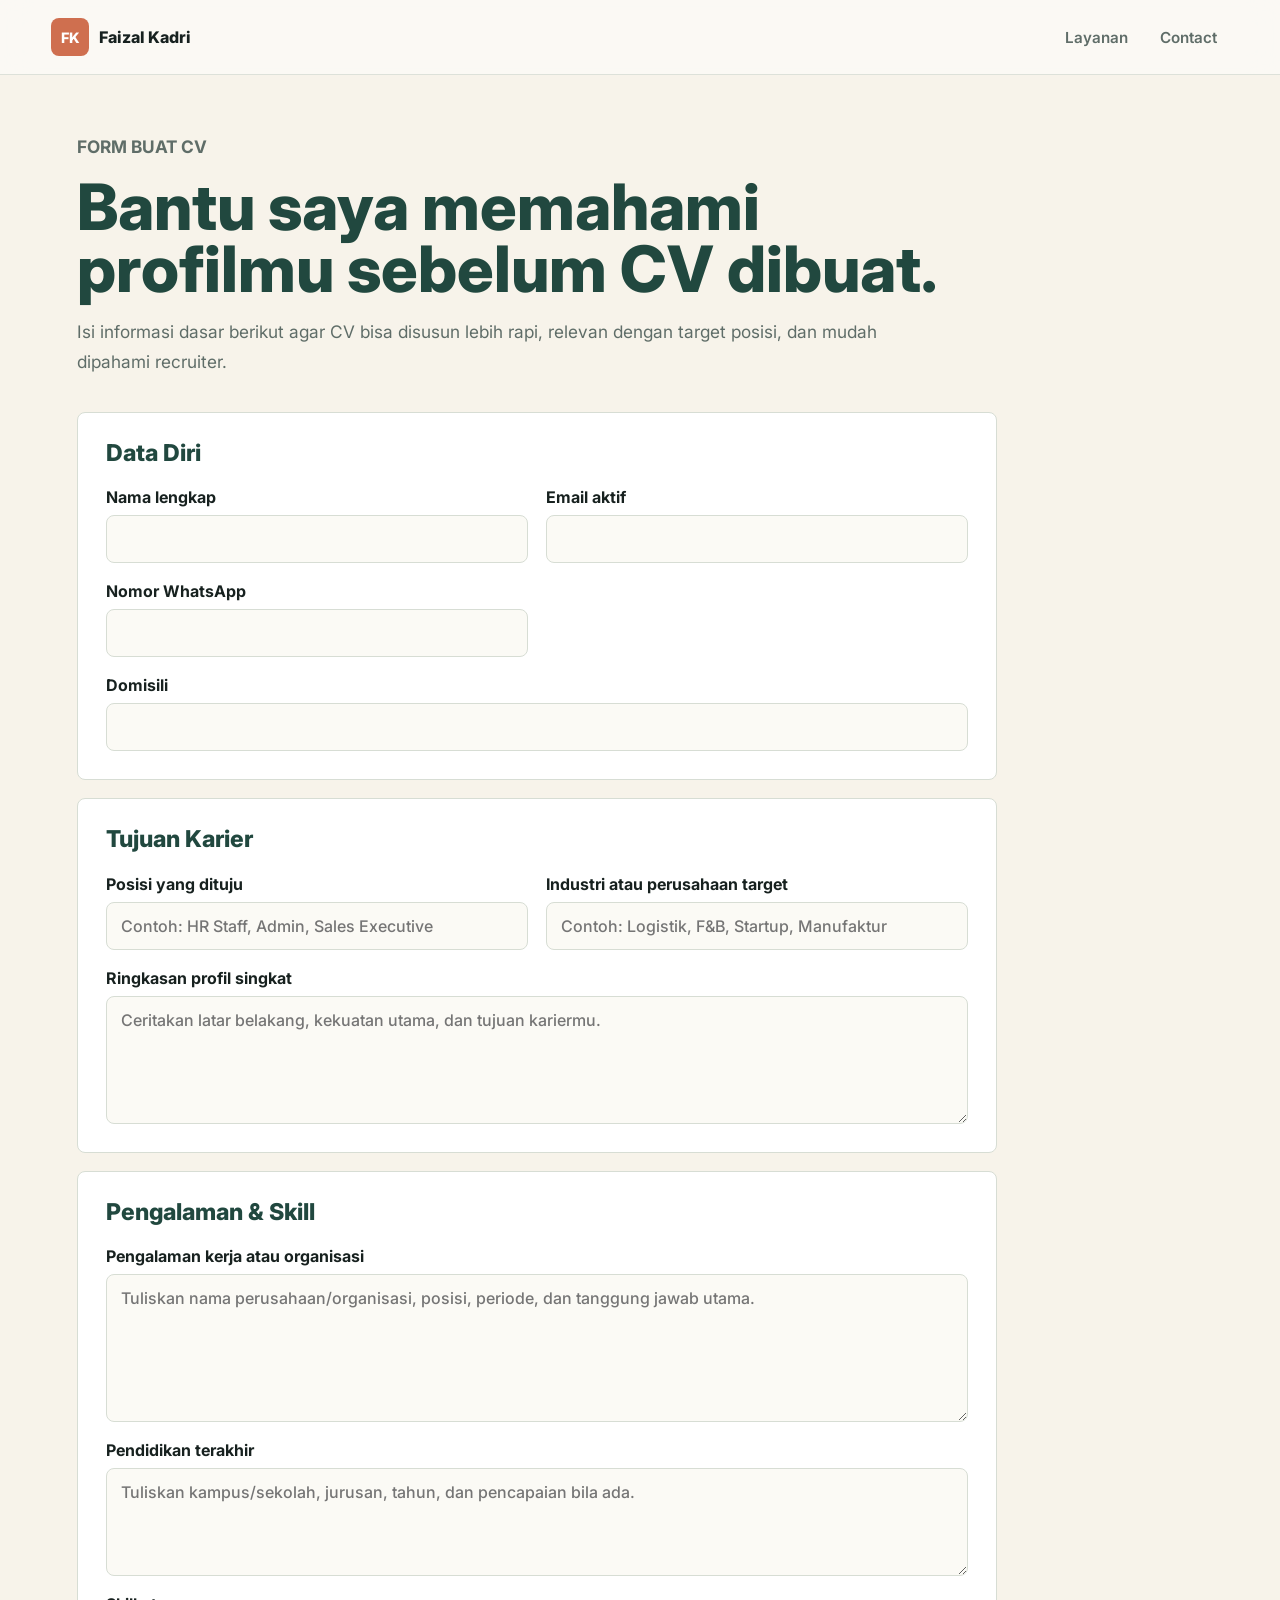
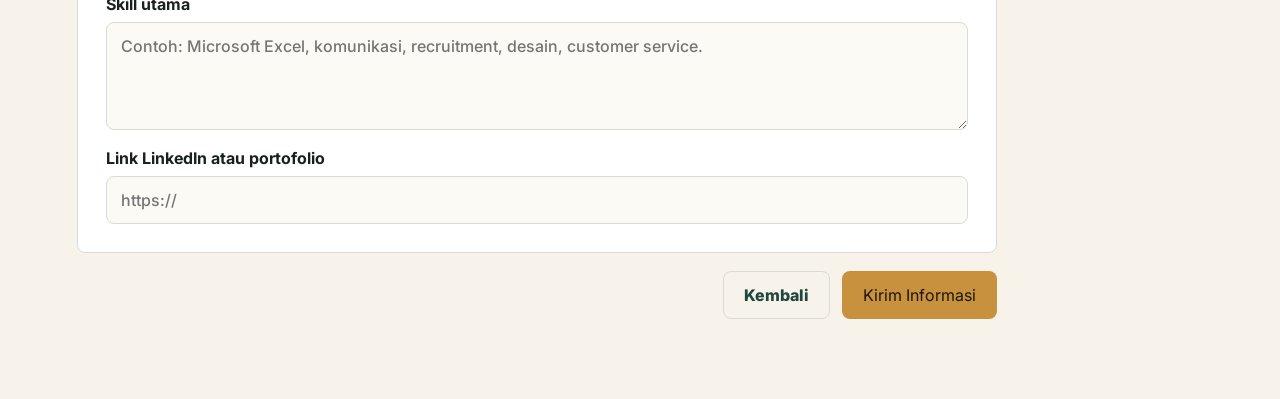
<file: form-cv.html>
<!DOCTYPE html>
<html lang="id">
<head>
  <meta charset="UTF-8">
  <meta name="viewport" content="width=device-width, initial-scale=1.0">
  <title>Form Buat CV | Faizal Kadri</title>
  <meta name="description" content="Form awal pembuatan CV untuk mengumpulkan informasi karier, pengalaman, skill, dan target posisi.">
  <link rel="preconnect" href="https://fonts.googleapis.com">
  <link rel="preconnect" href="https://fonts.gstatic.com" crossorigin>
  <link href="https://fonts.googleapis.com/css2?family=Inter:wght@400;500;600;700;800&display=swap" rel="stylesheet">
  <link rel="stylesheet" href="styles.css">
</head>
<body>
  <header class="site-header">
    <a class="brand" href="index.html" aria-label="Kembali ke halaman utama">
      <span class="brand-mark">FK</span>
      <span>Faizal Kadri</span>
    </a>
    <nav class="nav" aria-label="Navigasi form">
      <a href="index.html#services">Layanan</a>
      <a href="index.html#contact">Contact</a>
    </nav>
  </header>

  <main class="form-page">
    <section class="form-hero">
      <p class="eyebrow">Form Buat CV</p>
      <h1>Bantu saya memahami profilmu sebelum CV dibuat.</h1>
      <p>Isi informasi dasar berikut agar CV bisa disusun lebih rapi, relevan dengan target posisi, dan mudah dipahami recruiter.</p>
    </section>

    <form class="cv-form" action="mailto:faizalkadri01@gmail.com" method="post" enctype="text/plain">
      <div class="form-section">
        <h2>Data Diri</h2>
        <label>
          Nama lengkap
          <input type="text" name="Nama lengkap" required>
        </label>
        <label>
          Email aktif
          <input type="email" name="Email" required>
        </label>
        <label>
          Nomor WhatsApp
          <input type="tel" name="WhatsApp" required>
        </label>
        <label>
          Domisili
          <input type="text" name="Domisili">
        </label>
      </div>

      <div class="form-section">
        <h2>Tujuan Karier</h2>
        <label>
          Posisi yang dituju
          <input type="text" name="Posisi yang dituju" placeholder="Contoh: HR Staff, Admin, Sales Executive">
        </label>
        <label>
          Industri atau perusahaan target
          <input type="text" name="Industri target" placeholder="Contoh: Logistik, F&B, Startup, Manufaktur">
        </label>
        <label>
          Ringkasan profil singkat
          <textarea name="Ringkasan profil" rows="5" placeholder="Ceritakan latar belakang, kekuatan utama, dan tujuan kariermu."></textarea>
        </label>
      </div>

      <div class="form-section">
        <h2>Pengalaman & Skill</h2>
        <label>
          Pengalaman kerja atau organisasi
          <textarea name="Pengalaman" rows="6" placeholder="Tuliskan nama perusahaan/organisasi, posisi, periode, dan tanggung jawab utama."></textarea>
        </label>
        <label>
          Pendidikan terakhir
          <textarea name="Pendidikan" rows="4" placeholder="Tuliskan kampus/sekolah, jurusan, tahun, dan pencapaian bila ada."></textarea>
        </label>
        <label>
          Skill utama
          <textarea name="Skill" rows="4" placeholder="Contoh: Microsoft Excel, komunikasi, recruitment, desain, customer service."></textarea>
        </label>
        <label>
          Link LinkedIn atau portofolio
          <input type="url" name="Link profil" placeholder="https://">
        </label>
      </div>

      <div class="form-actions">
        <a class="button secondary dark" href="index.html#services">Kembali</a>
        <button class="button primary" type="submit">Kirim Informasi</button>
      </div>
    </form>
  </main>

  <script src="script.js"></script>
</body>
</html>
</file>
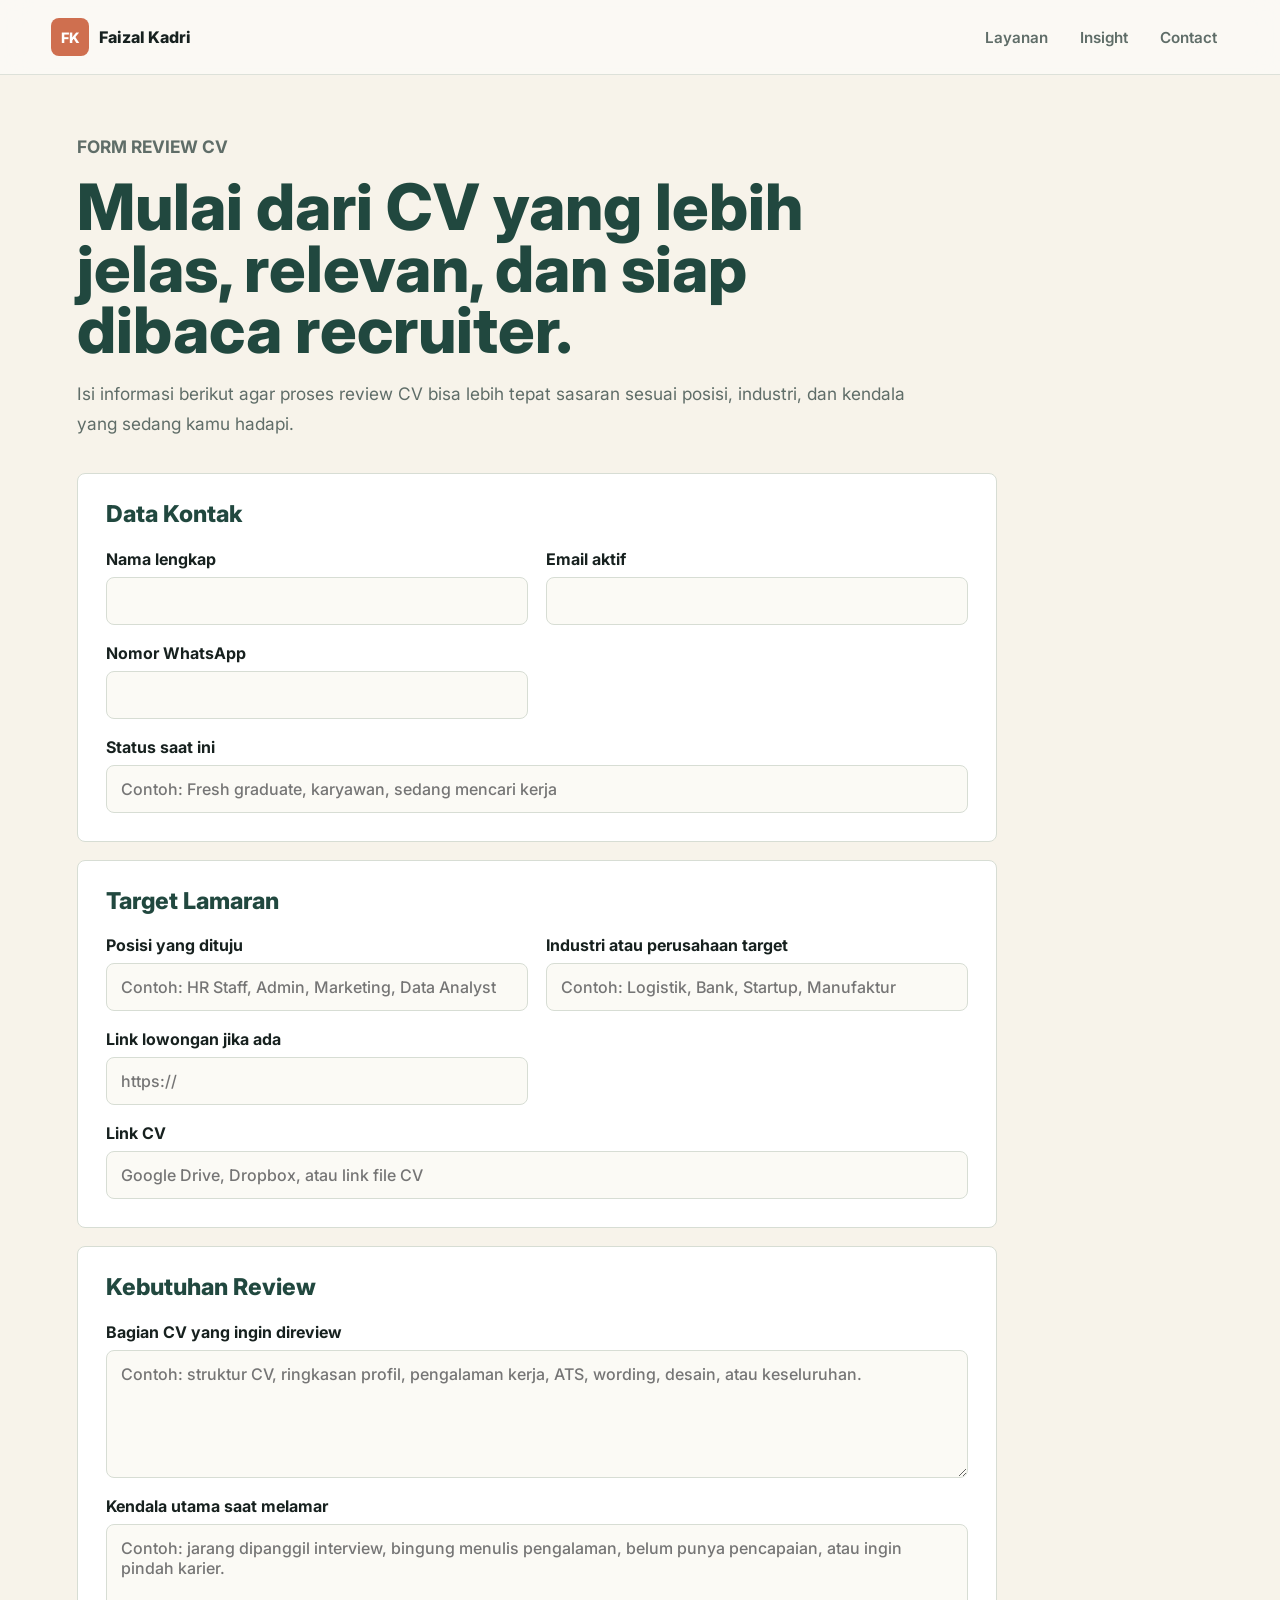
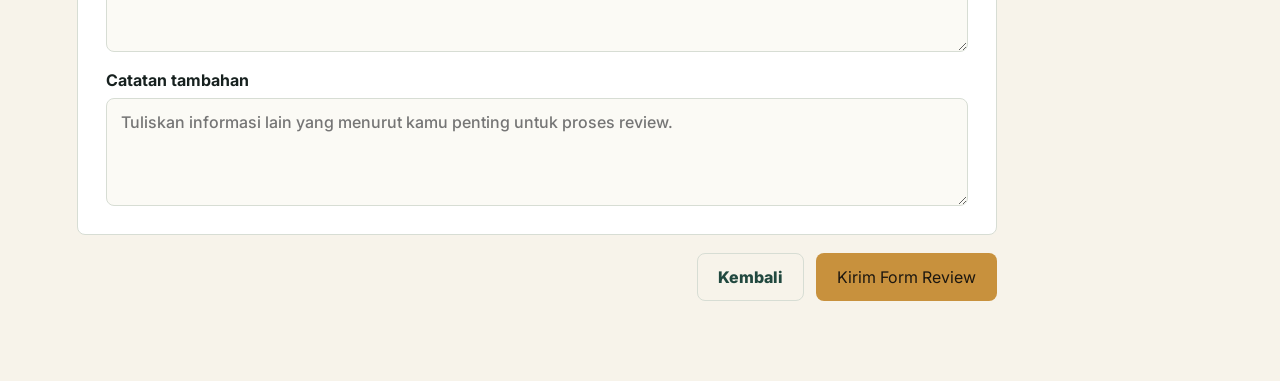
<file: form-review-cv.html>
<!DOCTYPE html>
<html lang="id">
<head>
  <meta charset="UTF-8">
  <meta name="viewport" content="width=device-width, initial-scale=1.0">
  <title>Form Review CV | Faizal Kadri</title>
  <meta name="description" content="Form awal Review CV untuk memahami target posisi, kendala CV, dan kebutuhan evaluasi sebelum proses review dilakukan.">
  <link rel="preconnect" href="https://fonts.googleapis.com">
  <link rel="preconnect" href="https://fonts.gstatic.com" crossorigin>
  <link href="https://fonts.googleapis.com/css2?family=Inter:wght@400;500;600;700;800&display=swap" rel="stylesheet">
  <link rel="stylesheet" href="styles.css">
</head>
<body>
  <header class="site-header">
    <a class="brand" href="index.html" aria-label="Kembali ke halaman utama">
      <span class="brand-mark">FK</span>
      <span>Faizal Kadri</span>
    </a>
    <nav class="nav" aria-label="Navigasi form review CV">
      <a href="index.html#services">Layanan</a>
      <a href="index.html#insight">Insight</a>
      <a href="index.html#contact">Contact</a>
    </nav>
  </header>

  <main class="form-page">
    <section class="form-hero">
      <p class="eyebrow">Form Review CV</p>
      <h1>Mulai dari CV yang lebih jelas, relevan, dan siap dibaca recruiter.</h1>
      <p>Isi informasi berikut agar proses review CV bisa lebih tepat sasaran sesuai posisi, industri, dan kendala yang sedang kamu hadapi.</p>
    </section>

    <form class="cv-form" action="mailto:faizalkadri01@gmail.com" method="post" enctype="text/plain">
      <div class="form-section">
        <h2>Data Kontak</h2>
        <label>
          Nama lengkap
          <input type="text" name="Nama lengkap" required>
        </label>
        <label>
          Email aktif
          <input type="email" name="Email" required>
        </label>
        <label>
          Nomor WhatsApp
          <input type="tel" name="WhatsApp" required>
        </label>
        <label>
          Status saat ini
          <input type="text" name="Status saat ini" placeholder="Contoh: Fresh graduate, karyawan, sedang mencari kerja">
        </label>
      </div>

      <div class="form-section">
        <h2>Target Lamaran</h2>
        <label>
          Posisi yang dituju
          <input type="text" name="Posisi yang dituju" placeholder="Contoh: HR Staff, Admin, Marketing, Data Analyst">
        </label>
        <label>
          Industri atau perusahaan target
          <input type="text" name="Industri target" placeholder="Contoh: Logistik, Bank, Startup, Manufaktur">
        </label>
        <label>
          Link lowongan jika ada
          <input type="url" name="Link lowongan" placeholder="https://">
        </label>
        <label>
          Link CV
          <input type="url" name="Link CV" placeholder="Google Drive, Dropbox, atau link file CV">
        </label>
      </div>

      <div class="form-section">
        <h2>Kebutuhan Review</h2>
        <label>
          Bagian CV yang ingin direview
          <textarea name="Bagian yang ingin direview" rows="5" placeholder="Contoh: struktur CV, ringkasan profil, pengalaman kerja, ATS, wording, desain, atau keseluruhan."></textarea>
        </label>
        <label>
          Kendala utama saat melamar
          <textarea name="Kendala utama" rows="5" placeholder="Contoh: jarang dipanggil interview, bingung menulis pengalaman, belum punya pencapaian, atau ingin pindah karier."></textarea>
        </label>
        <label>
          Catatan tambahan
          <textarea name="Catatan tambahan" rows="4" placeholder="Tuliskan informasi lain yang menurut kamu penting untuk proses review."></textarea>
        </label>
      </div>

      <div class="form-actions">
        <a class="button secondary dark" href="index.html#services">Kembali</a>
        <button class="button primary" type="submit">Kirim Form Review</button>
      </div>
    </form>
  </main>

  <script src="script.js"></script>
</body>
</html>
</file>
<file: styles.css>
:root {
  --ink: #17211f;
  --muted: #5f6d68;
  --line: #d7ddd4;
  --paper: #fbfaf5;
  --soft: #eef3e9;
  --forest: #21483f;
  --teal: #2f7c77;
  --gold: #c8913d;
  --coral: #cf6f4f;
  --blue: #416c8f;
  --mint: #dcefe4;
  --rose: #f4ded5;
  --white: #ffffff;
  --shadow: 0 24px 60px rgba(23, 33, 31, 0.16);
}

* {
  box-sizing: border-box;
}

html {
  scroll-behavior: smooth;
}

body {
  margin: 0;
  font-family: "Inter", Arial, sans-serif;
  color: var(--ink);
  background: #f7f3ea;
}

img {
  display: block;
  max-width: 100%;
}

a {
  color: inherit;
  text-decoration: none;
}

a:focus-visible,
button:focus-visible,
input:focus-visible,
textarea:focus-visible {
  outline: 3px solid var(--teal);
  outline-offset: 3px;
  border-radius: 4px;
}

.container {
  width: min(1280px, 100%);
  margin-inline: auto;
}

.site-header {
  position: fixed;
  z-index: 20;
  top: 0;
  left: 0;
  right: 0;
  display: flex;
  align-items: center;
  justify-content: space-between;
  gap: 24px;
  padding: 18px clamp(18px, 4vw, 56px);
  background: rgba(251, 250, 245, 0.9);
  border-bottom: 1px solid rgba(215, 221, 212, 0.85);
  backdrop-filter: blur(16px);
}

.brand {
  display: inline-flex;
  align-items: center;
  gap: 10px;
  font-weight: 800;
}

.brand-mark {
  display: grid;
  width: 38px;
  height: 38px;
  place-items: center;
  border-radius: 8px;
  color: var(--white);
  background: var(--coral);
  font-size: 0.9rem;
}

.nav {
  display: flex;
  gap: 8px;
  color: var(--muted);
  font-size: 0.95rem;
  font-weight: 600;
}

.nav a {
  padding: 9px 12px;
  border-radius: 8px;
}

.nav a:hover {
  color: var(--white);
  background: var(--forest);
}

.nav a.active {
  color: var(--white);
  background: var(--forest);
}

.site-header.is-scrolled {
  box-shadow: 0 10px 28px rgba(23, 33, 31, 0.08);
}

.home-page .site-header {
  background: transparent;
  border-bottom: 0;
  color: var(--white);
}

.home-page .site-header.is-scrolled {
  background: rgba(255, 253, 247, 0.94);
  border-bottom: 1px solid rgba(215, 221, 212, 0.85);
  color: var(--ink);
}

.home-page .brand-mark {
  color: var(--forest);
  background: var(--white);
}

.home-page .site-header.is-scrolled .brand-mark {
  color: var(--white);
  background: var(--coral);
}

.home-page .nav {
  color: rgba(255, 255, 255, 0.9);
}

.home-page .nav a.active {
  background: rgba(255, 255, 255, 0.86);
  color: var(--ink);
}

.home-page .site-header.is-scrolled .nav {
  color: var(--muted);
}

.hero {
  position: relative;
  display: grid;
  min-height: 100vh;
  align-items: center;
  padding: 140px clamp(18px, 8vw, 150px) 92px;
  overflow: hidden;
  color: var(--white);
}

.hero-media {
  position: absolute;
  inset: 0;
  z-index: -2;
}

.hero-media img {
  width: 100%;
  height: 100%;
  object-fit: cover;
}

.hero::after {
  position: absolute;
  inset: 0;
  z-index: -1;
  content: "";
  background:
    linear-gradient(120deg, rgba(21, 48, 43, 0.88) 0%, rgba(47, 124, 119, 0.60) 60%, transparent),
    linear-gradient(0deg, rgba(21, 48, 43, 0.50), transparent);
}

.hero-content {
  width: min(880px, 100%);
  padding-left: 0;
  border-left: 0;
}

.eyebrow {
  margin: 0 0 14px;
  color: var(--gold);
  font-size: 0.77rem;
  font-weight: 700;
  letter-spacing: 0;
  text-transform: uppercase;
}

h1,
h2,
h3,
p {
  margin-top: 0;
}

h1 {
  margin-bottom: 22px;
  font-size: clamp(3.2rem, 7.2vw, 7rem);
  font-weight: 800;
  line-height: 0.96;
  letter-spacing: 0;
}

h2 {
  margin-bottom: 18px;
  font-size: clamp(2rem, 4vw, 3.4rem);
  font-weight: 800;
  line-height: 1.06;
  letter-spacing: 0;
}

h3 {
  font-weight: 800;
  line-height: 1.25;
  letter-spacing: 0;
}

.hero-copy {
  width: min(760px, 100%);
  margin-bottom: 24px;
  color: rgba(255, 255, 255, 0.9);
  font-size: clamp(1rem, 1.6vw, 1.22rem);
  line-height: 1.75;
}

.hero-tags {
  display: flex;
  flex-wrap: wrap;
  gap: 10px;
  margin-bottom: 28px;
}

.hero-tags span {
  padding: 9px 13px;
  border: 1px solid rgba(255, 255, 255, 0.22);
  border-radius: 8px;
  color: rgba(255, 255, 255, 0.9);
  background: rgba(255, 255, 255, 0.11);
  font-weight: 600;
}

.hero-actions {
  display: flex;
  flex-wrap: wrap;
  gap: 12px;
}

.button {
  display: inline-flex;
  min-height: 48px;
  align-items: center;
  justify-content: center;
  padding: 13px 20px;
  border: 1px solid transparent;
  border-radius: 8px;
  font-weight: 800;
}

.button.primary {
  background: var(--gold);
  color: #1c1710;
}

.button,
.service-card a,
.resource-list a {
  transition: transform 180ms ease, box-shadow 180ms ease, background 180ms ease;
}

.button:hover,
.service-card a:hover,
.resource-list a:hover {
  transform: translateY(-2px);
}

.button.secondary {
  border-color: rgba(255, 255, 255, 0.55);
  color: var(--white);
}

.button.secondary.dark {
  border-color: var(--line);
  color: var(--forest);
}

.stats-band {
  position: relative;
  z-index: 4;
  display: grid;
  grid-template-columns: repeat(4, 1fr);
  gap: 14px;
  width: min(1180px, calc(100% - 36px));
  margin: -48px auto 0;
  background: transparent;
  border-bottom: 0;
}

.stats-band div {
  min-height: 148px;
  padding: 28px clamp(18px, 3vw, 34px);
  border: 1px solid rgba(215, 221, 212, 0.8);
  border-top: 7px solid var(--teal);
  border-radius: 8px;
  background: var(--white);
  box-shadow: 0 18px 38px rgba(23, 33, 31, 0.1);
}

.stats-band div:nth-child(2) {
  border-top-color: var(--gold);
}

.stats-band div:nth-child(3) {
  border-top-color: var(--coral);
}

.stats-band div:nth-child(4) {
  border-top-color: var(--blue);
}

.stats-band strong {
  display: block;
  margin-bottom: 8px;
  color: var(--forest);
  font-size: clamp(1.5rem, 3vw, 2.5rem);
}

.stats-band span {
  color: var(--muted);
  font-weight: 700;
}

.section {
  padding: 104px clamp(18px, 6vw, 84px);
}

.intro {
  display: grid;
  gap: clamp(30px, 7vw, 90px);
  align-items: start;
}

.about-profile {
  grid-template-columns: minmax(280px, 0.8fr) minmax(320px, 1.15fr);
  align-items: center;
  min-height: 720px;
  background: #f7f3ea;
}

.about-photo {
  position: relative;
  display: flex;
  justify-content: center;
  align-items: center;
  min-height: 560px;
}

.about-photo::before {
  position: absolute;
  inset: -104px 0;
  z-index: 0;
  background: #ffffff;
  content: "";
}

.about-photo img {
  position: relative;
  z-index: 1;
  width: min(430px, 92%);
  aspect-ratio: 0.82;
  border-radius: 8px;
  object-fit: cover;
  object-position: center 35%;
  box-shadow: 0 28px 54px rgba(23, 33, 31, 0.18);
}

.about-copy {
  max-width: 760px;
}

.about-copy h2 {
  margin-bottom: 14px;
  color: #132a4c;
  font-size: clamp(3rem, 6vw, 5rem);
}

.about-role {
  margin-bottom: 24px;
  color: var(--forest);
  font-size: clamp(1.08rem, 1.7vw, 1.35rem);
  font-weight: 800;
  line-height: 1.55;
}

.about-copy p:not(.eyebrow):not(.about-role) {
  color: #17211f;
  font-size: clamp(1.05rem, 1.6vw, 1.24rem);
  line-height: 1.85;
}

.about-tags {
  display: flex;
  flex-wrap: wrap;
  gap: 10px;
  margin: 28px 0 34px;
}

.about-tags span {
  padding: 10px 13px;
  border-radius: 8px;
  color: var(--forest);
  background: var(--mint);
  font-weight: 600;
}

.platform-links {
  display: flex;
  flex-wrap: wrap;
  gap: 12px;
}

.platform-links a {
  display: inline-flex;
  min-width: 116px;
  min-height: 46px;
  align-items: center;
  justify-content: center;
  padding: 12px 18px;
  border-radius: 8px;
  color: var(--white);
  background: #132a4c;
  font-weight: 700;
}

.platform-links a:nth-child(2) {
  background: var(--teal);
}

.platform-links a:nth-child(3) {
  background: var(--coral);
}

.intro p:not(.eyebrow),
.section-heading p {
  color: var(--muted);
  font-size: 1.06rem;
  line-height: 1.8;
}

.section-heading {
  width: min(760px, 100%);
  margin-bottom: 34px;
}

.intro-note {
  padding: 24px;
  border-left: 6px solid var(--coral);
  border-radius: 8px;
  background: var(--white);
  box-shadow: 0 16px 34px rgba(23, 33, 31, 0.09);
}

.intro-note strong,
.intro-note span {
  display: block;
}

.intro-note strong {
  margin-bottom: 8px;
  color: var(--forest);
  font-size: 1.1rem;
}

.intro-note span {
  color: var(--muted);
  line-height: 1.7;
}

.services {
  color: var(--white);
  background:
    linear-gradient(135deg, rgba(207, 111, 79, 0.2), rgba(65, 108, 143, 0.12)),
    var(--forest);
}

.services .section-heading h2 {
  color: var(--white);
}

.services .section-heading p {
  color: rgba(255, 255, 255, 0.76);
}

.service-grid {
  display: grid;
  grid-template-columns: repeat(3, 1fr);
  grid-auto-rows: 1fr;
  gap: 18px;
  max-width: 1280px;
  margin-inline: auto;
}

.service-card {
  position: relative;
  display: flex;
  min-height: 320px;
  flex-direction: column;
  align-items: flex-start;
  padding: 28px;
  border: 1px solid rgba(255, 255, 255, 0.2);
  border-radius: 8px;
  color: var(--ink);
  background: var(--white);
  box-shadow: 0 18px 42px rgba(9, 21, 19, 0.18);
  transition: transform 180ms ease, box-shadow 180ms ease;
}

.service-card::before {
  position: absolute;
  top: 22px;
  right: 24px;
  color: rgba(23, 33, 31, 0.08);
  font-size: 3rem;
  font-weight: 700;
}

.service-card:nth-child(1)::before {
  content: "01";
}

.service-card:nth-child(2)::before {
  content: "02";
}

.service-card:nth-child(3)::before {
  content: "03";
}

.service-card:nth-child(4)::before {
  content: "04";
}

.service-card:nth-child(5)::before {
  content: "05";
}

.service-card:nth-child(6)::before {
  content: "06";
}

.service-card:hover,
.article-card:hover {
  transform: translateY(-6px);
  box-shadow: 0 28px 54px rgba(9, 21, 19, 0.18);
}

.service-card.featured {
  color: var(--white);
  background:
    linear-gradient(145deg, rgba(200, 145, 61, 0.3), transparent 46%),
    #17362f;
  box-shadow: var(--shadow);
}

.service-card:nth-child(2) {
  background: var(--mint);
}

.service-card:nth-child(3) {
  background: #f7ead0;
}

.service-card:nth-child(4) {
  background: var(--rose);
}

.service-card:nth-child(5) {
  background: #e4edf3;
}

.service-card span {
  margin-bottom: 18px;
  color: var(--teal);
  font-size: 0.78rem;
  font-weight: 700;
  text-transform: uppercase;
}

.service-card.featured span {
  color: var(--gold);
}

.service-card h3 {
  margin-bottom: 12px;
  color: var(--ink);
  font-size: 1.45rem;
}

.service-card p {
  margin-bottom: 22px;
  color: #4d5d59;
  line-height: 1.7;
}

.service-card.featured h3 {
  color: var(--white);
}

.service-card.featured p {
  color: rgba(255, 255, 255, 0.82);
}

.service-card a {
  margin-top: auto;
  padding: 12px 16px;
  border-radius: 8px;
  color: var(--white);
  background: var(--teal);
  font-weight: 700;
}

.service-card.featured a {
  color: #1c1710;
  background: var(--gold);
}

.insight {
  background: linear-gradient(180deg, #fffdf7 0%, #eef3e9 100%);
  padding-bottom: 64px;
}

/* ── Insight header row ── */
.insight-header {
  display: flex;
  align-items: flex-end;
  justify-content: space-between;
  gap: 24px;
  padding: 0 clamp(18px, 6vw, 84px);
  margin-bottom: 32px;
}

.insight-header .section-heading {
  margin-bottom: 0;
}

.insight-controls {
  display: flex;
  align-items: center;
  gap: 10px;
  flex-shrink: 0;
}

.carousel-btn {
  display: grid;
  place-items: center;
  width: 40px;
  height: 40px;
  border-radius: 50%;
  border: 1.5px solid var(--line);
  background: var(--white);
  color: var(--forest);
  cursor: pointer;
  transition: background 160ms ease, border-color 160ms ease, color 160ms ease;
}

.carousel-btn:hover {
  background: var(--forest);
  border-color: var(--forest);
  color: var(--white);
}

.carousel-btn:disabled {
  opacity: 0.35;
  cursor: default;
}

.btn-lihat-semua {
  display: inline-flex;
  align-items: center;
  gap: 8px;
  padding: 10px 16px;
  border-radius: 8px;
  background: var(--forest);
  color: var(--white);
  font-weight: 700;
  font-size: 0.88rem;
  transition: background 160ms ease, transform 160ms ease;
}

.btn-lihat-semua:hover {
  background: var(--teal);
  transform: translateY(-2px);
}

/* ── Carousel viewport ── */
.carousel-viewport {
  overflow: hidden;
  padding: 0 clamp(18px, 6vw, 84px) 4px;
}

.carousel-track {
  display: flex;
  gap: 18px;
  transition: transform 380ms cubic-bezier(0.4, 0, 0.2, 1);
  will-change: transform;
}

.carousel-track .article-card {
  flex: 0 0 calc((100% - 36px) / 3);
  min-width: 0;
}

/* ── Dot indicators ── */
.carousel-dots {
  display: flex;
  justify-content: center;
  gap: 8px;
  margin-top: 28px;
}

.carousel-dot {
  width: 8px;
  height: 8px;
  border-radius: 50%;
  background: var(--line);
  border: none;
  cursor: pointer;
  padding: 0;
  transition: background 200ms ease, width 200ms ease;
}

.carousel-dot.active {
  background: var(--teal);
  width: 24px;
  border-radius: 999px;
}

/* Keep .article-grid for other pages */
.article-grid {
  display: grid;
  grid-template-columns: repeat(3, 1fr);
  gap: 18px;
  max-width: 1280px;
  margin-inline: auto;
}

.article-card {
  position: relative;
  overflow: hidden;
  border: 1px solid var(--line);
  border-radius: 8px;
  background: var(--white);
  box-shadow: 0 14px 32px rgba(23, 33, 31, 0.08);
  transition: transform 180ms ease, box-shadow 180ms ease;
}

.article-card img {
  width: 100%;
  aspect-ratio: 1.35;
  object-fit: cover;
}

.article-card div {
  position: relative;
  padding: 24px;
}

.article-card div::before {
  position: absolute;
  top: 0;
  left: 24px;
  right: 24px;
  height: 5px;
  border-radius: 999px;
  background: var(--coral);
  content: "";
}

.article-card:nth-child(2) div::before {
  background: var(--gold);
}

.article-card:nth-child(3) div::before {
  background: var(--blue);
}

.article-card span {
  color: var(--teal);
  font-size: 0.82rem;
  font-weight: 700;
  text-transform: uppercase;
}

.article-card h3 {
  margin: 10px 0 12px;
  font-size: 1.18rem;
}

.article-card p,
.expertise-item p,
.timeline p {
  color: var(--muted);
  line-height: 1.7;
}

.article-card a {
  display: inline-flex;
  margin-top: 6px;
  color: var(--forest);
  font-weight: 700;
}

.article-card a:hover {
  color: var(--teal);
}

.gallery {
  position: relative;
  overflow: hidden;
  color: var(--white);
  background:
    radial-gradient(circle at 16% 12%, rgba(255, 255, 255, 0.08), transparent 18%),
    linear-gradient(135deg, #15302b 0%, #2f7c77 100%);
}

.gallery::before,
.gallery::after {
  position: absolute;
  width: 360px;
  height: 360px;
  border: 22px solid rgba(255, 255, 255, 0.05);
  border-radius: 50%;
  content: "";
}

.gallery::before {
  left: -120px;
  bottom: -160px;
}

.gallery::after {
  top: -120px;
  right: -100px;
}

.gallery-slider {
  position: relative;
  z-index: 1;
  display: grid;
  grid-template-columns: minmax(280px, 0.8fr) minmax(460px, 1.2fr);
  gap: clamp(30px, 6vw, 80px);
  align-items: center;
  min-height: 560px;
}

.gallery-copy .eyebrow,
.gallery-copy h2,
.gallery-copy p {
  color: var(--white);
}

.gallery-copy h2 {
  width: min(520px, 100%);
  margin-bottom: 20px;
  font-size: clamp(2.3rem, 4.8vw, 4.2rem);
}

.gallery-copy p:not(.eyebrow) {
  width: min(600px, 100%);
  color: rgba(255, 255, 255, 0.86);
  font-size: 1.05rem;
  line-height: 1.8;
}

.gallery-actions {
  display: flex;
  gap: 10px;
  margin-top: 92px;
}

.gallery-btn {
  display: grid;
  width: 42px;
  height: 42px;
  place-items: center;
  border: 1px solid rgba(255, 255, 255, 0.28);
  border-radius: 50%;
  color: var(--white);
  background: transparent;
  cursor: pointer;
}

.gallery-btn:hover {
  color: var(--forest);
  background: var(--white);
}

.gallery-progress {
  display: grid;
  grid-template-columns: repeat(3, 1fr);
  gap: 4px;
  width: min(520px, 100%);
  margin-top: 28px;
}

.gallery-progress span {
  height: 3px;
  background: rgba(255, 255, 255, 0.28);
}

.gallery-progress span.active {
  background: var(--white);
}

.gallery-stage {
  position: relative;
  min-height: 540px;
  touch-action: pan-y;
}

.gallery-photo {
  position: absolute;
  margin: 0;
  overflow: hidden;
  border: 4px solid rgba(255, 255, 255, 0.88);
  border-radius: 12px;
  background: var(--white);
  box-shadow: 0 26px 50px rgba(8, 28, 25, 0.28);
  transition: opacity 220ms ease, transform 220ms ease;
}

.gallery-photo img {
  width: 100%;
  height: 100%;
  object-fit: cover;
  cursor: zoom-in;
}

.gallery-photo.main {
  left: 2%;
  bottom: 0;
  z-index: 2;
  width: min(44vw, 430px);
  height: 310px;
}

.gallery-photo.top {
  top: 0;
  left: 36%;
  z-index: 3;
  width: min(42vw, 410px);
  height: 250px;
}

.gallery-photo.side {
  top: 150px;
  right: -3%;
  z-index: 1;
  width: min(34vw, 320px);
  height: 260px;
}

.gallery-photo.fourth {
  right: 18%;
  bottom: 18px;
  z-index: 4;
  width: min(30vw, 280px);
  height: 210px;
}

.lightbox {
  position: fixed;
  inset: 0;
  z-index: 100;
  display: none;
  align-items: center;
  justify-content: center;
  padding: 46px clamp(16px, 5vw, 92px);
  background: rgba(8, 14, 16, 0.82);
}

.lightbox.is-open {
  display: flex;
}

.lightbox img {
  max-width: min(920px, 78vw);
  max-height: 86vh;
  object-fit: contain;
  box-shadow: 0 30px 80px rgba(0, 0, 0, 0.34);
}

.lightbox-counter {
  position: absolute;
  top: 18px;
  left: 18px;
  color: var(--white);
  font-size: 1rem;
}

.lightbox-close,
.lightbox-arrow {
  position: absolute;
  display: grid;
  place-items: center;
  border: 0;
  color: var(--white);
  background: rgba(255, 255, 255, 0.08);
  cursor: pointer;
}

.lightbox-close {
  top: 14px;
  right: 14px;
  width: 48px;
  height: 48px;
  font-size: 2.2rem;
  line-height: 1;
}

.lightbox-arrow {
  top: 50%;
  width: 54px;
  height: 54px;
  transform: translateY(-50%);
}

.lightbox-arrow.prev {
  left: 18px;
}

.lightbox-arrow.next {
  right: 18px;
}

.lightbox-close:hover,
.lightbox-arrow:hover {
  color: var(--forest);
  background: var(--white);
}

.expertise-grid {
  display: grid;
  grid-template-columns: repeat(3, 1fr);
  gap: 1px;
  border-top: 0;
  border-left: 0;
  background: var(--line);
}

.expertise-item {
  position: relative;
  min-height: 220px;
  padding: 28px;
  border-right: 0;
  border-bottom: 0;
  background: rgba(255, 255, 255, 0.78);
}

.expertise-item::before {
  display: block;
  width: 42px;
  height: 7px;
  margin-bottom: 22px;
  border-radius: 999px;
  background: var(--teal);
  content: "";
}

.expertise-item:nth-child(2n)::before {
  background: var(--gold);
}

.expertise-item:nth-child(3n)::before {
  background: var(--coral);
}

.expertise-item h3 {
  margin-bottom: 12px;
}

.experience {
  background: #17362f;
}

.experience .section-heading h2 {
  color: var(--white);
}

.experience .section-heading p {
  color: rgba(255, 255, 255, 0.76);
}

.timeline {
  display: grid;
  gap: 18px;
  border-left: 2px solid var(--gold);
  padding-left: 26px;
}

.timeline article {
  position: relative;
  padding: 26px;
  border: 1px solid var(--line);
  border-radius: 8px;
  background: var(--white);
  box-shadow: 0 14px 32px rgba(9, 21, 19, 0.18);
}

.timeline article::before {
  position: absolute;
  top: 30px;
  left: -34px;
  width: 14px;
  height: 14px;
  border: 3px solid var(--paper);
  border-radius: 50%;
  background: var(--gold);
  content: "";
}

.timeline time {
  display: block;
  margin-bottom: 8px;
  color: var(--teal);
  font-weight: 800;
}

.resources {
  padding-top: 70px;
  padding-bottom: 70px;
}

.resource-panel {
  display: grid;
  grid-template-columns: minmax(240px, 0.85fr) minmax(260px, 1fr);
  gap: 28px;
  align-items: center;
  padding: clamp(28px, 5vw, 54px);
  border-radius: 8px;
  color: var(--white);
  background:
    linear-gradient(135deg, rgba(200, 145, 61, 0.28), rgba(207, 111, 79, 0.18)),
    #142522;
  box-shadow: var(--shadow);
}

.resource-panel h2 {
  margin-bottom: 0;
}

.resource-list {
  display: grid;
  gap: 12px;
}

.resource-list a {
  padding: 18px 20px;
  border: 1px solid rgba(255, 255, 255, 0.18);
  border-radius: 8px;
  background: rgba(255, 255, 255, 0.08);
  font-weight: 700;
}

.footer {
  display: grid;
  grid-template-columns: minmax(240px, 1.2fr) minmax(190px, 0.8fr) minmax(280px, 1.2fr) minmax(180px, 0.8fr);
  gap: clamp(28px, 4vw, 70px);
  padding: 74px clamp(18px, 6vw, 84px);
  color: var(--ink);
  background: var(--white);
}

.footer .brand {
  margin-bottom: 28px;
  font-size: 1.28rem;
}

.footer .brand-mark {
  background: var(--forest);
}

.footer-brand p {
  max-width: 360px;
  margin-bottom: 0;
  color: var(--ink);
  font-size: 1.05rem;
  line-height: 1.65;
}

.footer-column h3 {
  margin-bottom: 24px;
  color: #0f2748;
  font-size: 1.22rem;
}

.footer-column a,
.footer-column address {
  color: var(--ink);
  font-size: 1.05rem;
  line-height: 1.65;
}

address {
  font-style: normal;
}

address a:hover {
  color: var(--gold);
}

.footer-column {
  display: grid;
  align-content: start;
}

.footer-column > a + a {
  margin-top: 6px;
}

.social-links {
  display: flex;
  flex-wrap: wrap;
  gap: 12px;
}

.social-links a {
  display: inline-grid;
  width: 56px;
  height: 56px;
  place-items: center;
  border: 1px solid var(--ink);
  border-radius: 50%;
  color: var(--ink);
  background: var(--white);
  font-weight: 800;
}

.social-links a:hover {
  color: var(--white);
  background: var(--forest);
}

.form-page {
  padding: 132px clamp(18px, 6vw, 84px) 80px;
}

.form-hero {
  width: min(860px, 100%);
  margin-bottom: 34px;
}

.form-hero h1 {
  margin-bottom: 18px;
  color: var(--forest);
  font-size: clamp(2.4rem, 5vw, 4.5rem);
}

.form-hero p {
  color: var(--muted);
  font-size: 1.08rem;
  line-height: 1.75;
}

.cv-form {
  display: grid;
  gap: 18px;
  width: min(920px, 100%);
}

.form-section {
  display: grid;
  grid-template-columns: repeat(2, 1fr);
  gap: 18px;
  padding: 28px;
  border: 1px solid var(--line);
  border-radius: 8px;
  background: var(--white);
}

.form-section h2 {
  grid-column: 1 / -1;
  margin-bottom: 4px;
  color: var(--forest);
  font-size: 1.45rem;
}

label {
  display: grid;
  gap: 8px;
  color: var(--ink);
  font-weight: 700;
}

input,
textarea {
  width: 100%;
  border: 1px solid var(--line);
  border-radius: 8px;
  padding: 13px 14px;
  color: var(--ink);
  background: var(--paper);
  font: inherit;
  font-weight: 500;
}

textarea {
  resize: vertical;
}

input:focus,
textarea:focus {
  outline: 3px solid rgba(47, 124, 119, 0.18);
  border-color: var(--teal);
}

.form-section label:has(textarea),
.form-section label:last-child {
  grid-column: 1 / -1;
}

.form-actions {
  display: flex;
  flex-wrap: wrap;
  gap: 12px;
  justify-content: flex-end;
}

button.button {
  cursor: pointer;
  font: inherit;
}

.article-page {
  padding: 132px clamp(18px, 6vw, 84px) 80px;
}

.article-detail {
  width: min(860px, 100%);
  margin: 0 auto;
}

.back-link {
  display: inline-flex;
  margin-bottom: 28px;
  color: var(--teal);
  font-weight: 700;
}

.article-detail h1 {
  margin-bottom: 18px;
  color: var(--forest);
  font-size: clamp(2.4rem, 5vw, 4.8rem);
}

.article-lead {
  color: var(--muted);
  font-size: clamp(1.08rem, 2vw, 1.28rem);
  line-height: 1.8;
}

.article-detail > img {
  width: 100%;
  margin: 34px 0 42px;
  aspect-ratio: 1.9;
  border-radius: 8px;
  object-fit: cover;
  box-shadow: var(--shadow);
}

.article-detail h2 {
  margin-top: 34px;
  margin-bottom: 12px;
  color: var(--forest);
  font-size: clamp(1.45rem, 2.4vw, 2rem);
}

.article-detail p,
.article-detail li {
  color: var(--muted);
  font-size: 1.04rem;
  line-height: 1.85;
}

.article-detail ol {
  display: grid;
  gap: 10px;
  padding-left: 24px;
}

.article-cta {
  margin-top: 46px;
  padding: clamp(24px, 4vw, 38px);
  border-radius: 8px;
  color: var(--white);
  background: var(--forest);
}

.article-cta h2 {
  margin-top: 0;
  color: var(--white);
}

.article-cta p {
  color: rgba(255, 255, 255, 0.82);
}

@media (max-width: 980px) {
  .article-grid,
  .expertise-grid,
  .service-grid,
  .stats-band {
    grid-template-columns: repeat(2, 1fr);
  }

  .intro,
  .resource-panel,
  .footer {
    grid-template-columns: 1fr;
  }

  .about-profile {
    min-height: auto;
    background: #f7f3ea;
  }

  .about-photo {
    min-height: auto;
    background: transparent;
  }

  .about-photo::before {
    display: none;
  }

  .insight-header {
    flex-direction: column;
    align-items: flex-start;
  }

  .carousel-track .article-card {
    flex: 0 0 calc((100% - 18px) / 2);
  }

  .gallery-slider {
    grid-template-columns: 1fr;
    min-height: auto;
  }

  .gallery-actions {
    margin-top: 34px;
  }

  .gallery-stage {
    min-height: 470px;
  }

  .gallery-photo.main {
    left: 0;
    width: 54%;
    height: 280px;
  }

  .gallery-photo.top {
    left: 36%;
    width: 50%;
    height: 220px;
  }

  .gallery-photo.side {
    right: 0;
    top: 150px;
    width: 34%;
    height: 230px;
  }

  .gallery-photo.fourth {
    right: 18%;
    bottom: 0;
    width: 34%;
    height: 190px;
  }
}

@media (max-width: 680px) {
  .site-header {
    position: sticky;
    align-items: flex-start;
    flex-direction: column;
    gap: 14px;
  }

  .nav {
    width: 100%;
    overflow-x: auto;
    padding-bottom: 4px;
  }

  .hero {
    min-height: 88vh;
    padding-top: 110px;
    padding-bottom: 56px;
  }

  .hero::after {
    background:
      linear-gradient(120deg, rgba(21, 48, 43, 0.88) 0%, rgba(47, 124, 119, 0.60) 60%, transparent),
      linear-gradient(0deg, rgba(21, 48, 43, 0.50), transparent);
  }

  .section {
    padding-top: 64px;
    padding-bottom: 64px;
  }

  .article-grid,
  .expertise-grid,
  .service-grid,
  .stats-band {
    grid-template-columns: 1fr;
  }

  .carousel-track .article-card {
    flex: 0 0 calc(100% - 32px);
  }

  .gallery-stage {
    min-height: 430px;
  }

  .gallery-photo {
    border-width: 3px;
  }

  .gallery-photo.main {
    left: 0;
    bottom: 0;
    width: 72%;
    height: 220px;
  }

  .gallery-photo.top {
    top: 0;
    left: 30%;
    width: 66%;
    height: 170px;
  }

  .gallery-photo.side {
    top: 150px;
    right: 0;
    display: block;
    width: 44%;
    height: 150px;
  }

  .gallery-photo.fourth {
    right: 8%;
    bottom: 108px;
    width: 46%;
    height: 140px;
  }

  .stats-band {
    grid-template-columns: repeat(2, 1fr);
  }

  .expertise-item {
    min-height: auto;
  }

  .about-copy h2 {
    font-size: clamp(2.5rem, 14vw, 3.6rem);
  }

  .platform-links a {
    flex: 1;
  }

  .form-page {
    padding-top: 86px;
  }

  .article-page {
    padding-top: 86px;
  }

  .form-section {
    grid-template-columns: 1fr;
    padding: 22px;
  }

  .form-actions {
    justify-content: stretch;
  }

  .form-actions .button {
    width: 100%;
  }
}
</file>
